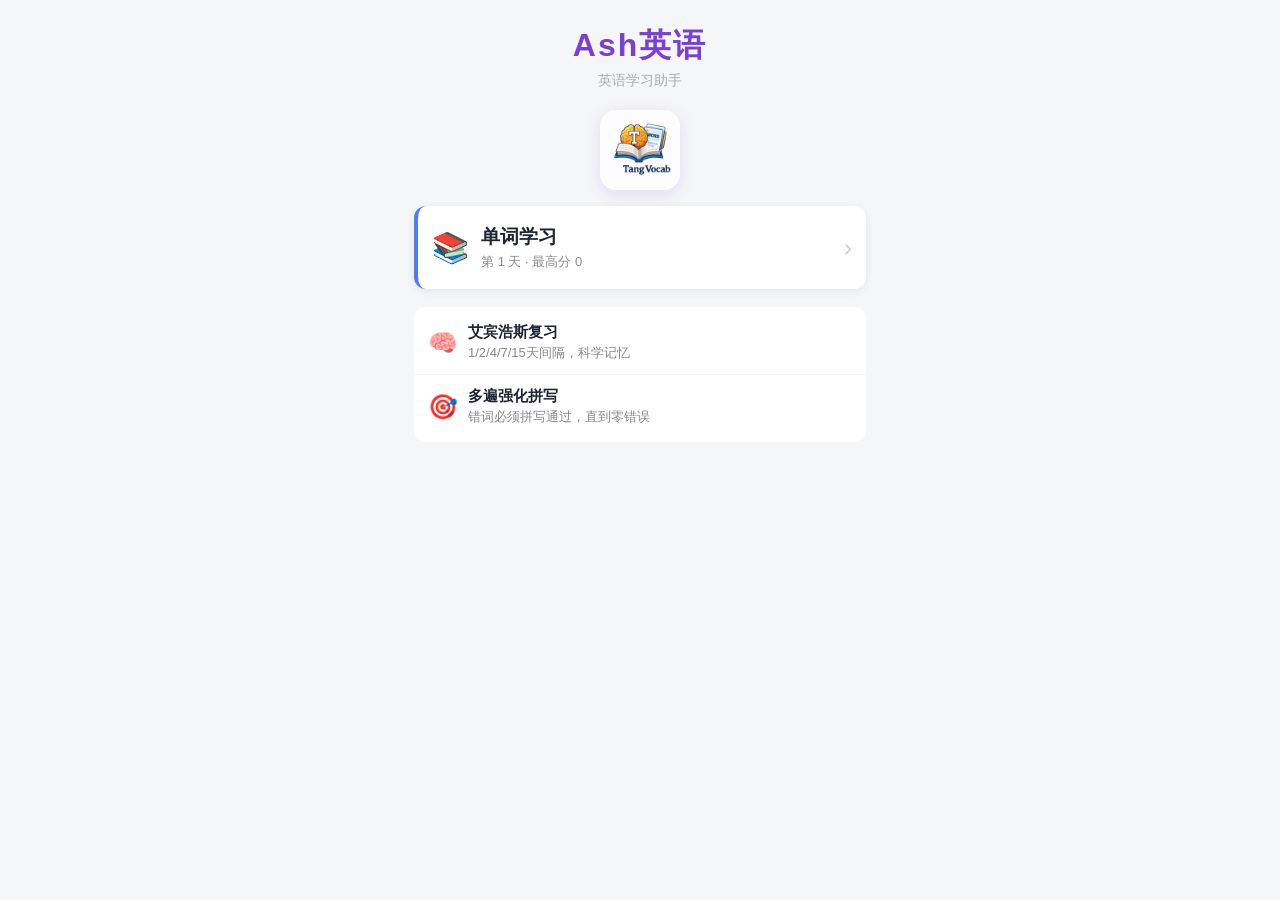
<file: index.html>
<!DOCTYPE html>
<html lang="zh-CN">
<head>
<meta charset="UTF-8" />
<meta name="viewport" content="width=device-width, initial-scale=1.0, maximum-scale=1.0, user-scalable=no" />
<title>Ash英语</title>
<link rel="icon" href="assets/logo.jpg" />
<link rel="stylesheet" href="style.css" />
</head>
<body>

<!-- ===================== 首页 ===================== -->
<div id="view-home" class="page">
  <div class="topbar">
    <div class="title">Ash英语</div>
    <div class="subtitle">英语学习助手</div>
  </div>

  <div class="logo-card">
    <img class="logo" src="assets/logo.jpg" alt="logo" />
  </div>

  <div class="entry-cards">
    <div class="entry-card words-card" id="btn-go-words">
      <div class="entry-icon">📚</div>
      <div class="entry-info">
        <div class="entry-name">单词学习</div>
        <div class="entry-desc">第 <span id="home-day-number">1</span> 天 · 最高分 <span id="home-high-score">0</span></div>
      </div>
      <div class="entry-arrow">&rsaquo;</div>
    </div>
  </div>

  <div class="features">
    <div class="feature-item">
      <div class="fi-icon">🧠</div>
      <div class="fi-info">
        <div class="fi-title">艾宾浩斯复习</div>
        <div class="fi-desc">1/2/4/7/15天间隔，科学记忆</div>
      </div>
    </div>
    <div class="feature-item">
      <div class="fi-icon">🎯</div>
      <div class="fi-info">
        <div class="fi-title">多遍强化拼写</div>
        <div class="fi-desc">错词必须拼写通过，直到零错误</div>
      </div>
    </div>
  </div>
</div>

<!-- ===================== 单词学习 ===================== -->
<div id="view-words" class="page" style="display:none;">

  <!-- ===== 介绍/选模式页 ===== -->
  <div id="words-intro" class="words-sub">
    <div class="topbar"><div class="title">单词学习</div></div>
    <div class="day-badge">第 <span id="intro-day-number">1</span> 天 · 艾宾浩斯计划</div>

    <div class="mode-cards">
      <div class="mode-card" id="btn-start-card">
        <div class="mode-icon">📇</div>
        <div class="mode-name">普通翻卡</div>
        <div class="mode-desc">看中文翻牌认识英文</div>
      </div>
      <div class="mode-card" id="btn-start-dictation">
        <div class="mode-icon">✍️</div>
        <div class="mode-name">听写模式</div>
        <div class="mode-desc">先输入拼写再翻卡</div>
      </div>
      <div class="mode-card" id="btn-start-spelling">
        <div class="mode-icon">🎯</div>
        <div class="mode-name">拼写模式</div>
        <div class="mode-desc">拼对=认识，拼错=不认识</div>
      </div>
    </div>

    <div class="stat-row">
      <div class="stat-box"><div class="s-label">最高分</div><div class="s-val" id="intro-high-score">0</div></div>
      <div class="stat-box"><div class="s-label">今天第几天</div><div class="s-val" id="intro-day-number2">1</div></div>
    </div>

    <div class="tool-list">
      <div class="tool-item" id="tool-select-day">📅 选择学习天数</div>
      <div class="tool-item" id="tool-show-stats">📊 学习统计</div>
      <div class="tool-item" id="tool-show-learned">📚 已学习单词</div>
      <div class="tool-item" id="tool-show-favorites">⭐ 收藏单词</div>
      <div class="tool-item" id="tool-favorite-drill">⭐ 练收藏词</div>
      <div class="tool-item" id="tool-wrong-drill">🔁 错词重练</div>
      <div class="tool-item" id="tool-show-tomorrow">🔭 明日计划</div>
      <div class="tool-item" id="tool-show-mastered">✅ 已掌握管理</div>
      <div class="tool-item" id="tool-show-wordpool">🗑️ 词库管理（删除已会词）</div>
      <div class="tool-item" id="tool-show-customwords">📝 自定义单词表</div>
    </div>

    <div class="tool-list" style="margin-top:16px;">
      <div class="tool-item" id="btn-back-home">⬅ 返回首页</div>
    </div>
  </div>

  <!-- ===== 游戏页 ===== -->
  <div id="words-game" class="words-sub" style="display:none;">
    <div class="game-header">
      <div class="hstat"><div class="hl">分数</div><div class="hv" id="g-score">0</div></div>
      <div class="hstat"><div class="hl">最高</div><div class="hv" id="g-high">0</div></div>
      <div class="hstat"><div class="hl">连击</div><div class="hv" id="g-streak">0</div></div>
      <div class="hstat"><div class="hl">剩余</div><div class="hv" id="g-remain">0</div></div>
    </div>

    <div class="mode-bar">
      <div class="mode-text" id="g-modeinfo"></div>
      <div class="progress-text" id="g-progress">0/0</div>
    </div>

    <div class="word-card" id="g-wordcard">
      <div class="prompt-text" id="g-prompt"></div>
      <div class="answer-text" id="g-answer" style="display:none;"></div>
      <div class="answer-placeholder" id="g-answer-placeholder">（点翻卡查看）</div>
      <div class="memory-tip-box" id="g-tipbox" style="display:none;">
        <div class="memory-tip-label" id="g-tip-label"></div>
        <div class="memory-tip-text" id="g-tip-sentence"></div>
        <div class="memory-tip-text" id="g-tip-sentencezh"></div>
      </div>
    </div>

    <div class="spell-box" id="g-spellbox" style="display:none;">
      <input class="spell-input" id="g-input" placeholder="输入英文拼写" autocomplete="off" autocorrect="off" autocapitalize="none" />
      <button class="btn-check" id="g-btn-check">提交</button>
      <div class="spell-result" id="g-inputresult" style="display:none;"></div>
      <div class="btn-confirm-wrong" id="g-btn-confirm-wrong" style="display:none;">
        <span class="confirm-wrong-icon">👆</span>
        <span class="confirm-wrong-text">我记住了，下一个</span>
      </div>
    </div>

    <button class="btn-flip" id="g-btn-flip">翻卡</button>

    <div class="judge-row">
      <button class="btn-know" id="g-btn-know" disabled>✅ 认识</button>
      <button class="btn-dont" id="g-btn-dont" disabled>❌ 不认识</button>
    </div>

    <div class="aux-row">
      <div class="aux-btn" id="g-btn-fav">☆ 收藏</div>
      <div class="aux-btn" id="g-btn-delete">🗑️ 删除</div>
      <div class="aux-btn" id="g-btn-speak">🔊 发音</div>
    </div>

    <div class="tools-toggle" id="g-tools-toggle">⚙️ 工具 ▼</div>
    <div class="tools-panel" id="g-tools-panel" style="display:none;">
      <div class="tool-item" id="g-tool-stats">📊 学习统计</div>
      <div class="tool-item" id="g-tool-learned">📚 已学习单词</div>
      <div class="tool-item" id="g-tool-favorites">⭐ 收藏单词</div>
      <div class="tool-item" id="g-tool-favoritedrill">⭐ 练收藏词</div>
      <div class="tool-item" id="g-tool-wrongdrill">🔁 错词重练</div>
      <div class="tool-item" id="g-tool-tomorrow">🔭 明日计划</div>
      <div class="tool-item" id="g-tool-mastered">✅ 已掌握管理</div>
      <div class="tool-item" id="g-tool-selectday">📅 切换天数</div>
      <div class="tool-item" id="g-tool-autospeak">🔊 自动发音：开</div>
    </div>
  </div>

  <!-- ===== 结算页 ===== -->
  <div id="words-result" class="words-sub result-page" style="display:none;">
    <div class="result-title" id="r-title">✅ 完成今日任务</div>
    <div class="result-grid">
      <div class="rg-item"><div class="rl">本局得分</div><div class="rv accent" id="r-score">0</div></div>
      <div class="rg-item"><div class="rl">历史最高</div><div class="rv" id="r-high">0</div></div>
      <div class="rg-item"><div class="rl">认识</div><div class="rv green" id="r-know">0</div></div>
      <div class="rg-item"><div class="rl">不认识</div><div class="rv red" id="r-dont">0</div></div>
      <div class="rg-item"><div class="rl">最高连击</div><div class="rv" id="r-streak">0</div></div>
      <div class="rg-item"><div class="rl">总练习次数</div><div class="rv" id="r-runs">0</div></div>
    </div>
    <button class="btn-primary" id="r-btn-restart">再来一轮</button>
    <button class="btn-secondary" id="r-btn-replaywrong" style="display:none;">练错词</button>
    <button class="btn-secondary" id="r-btn-backintro">返回首页</button>
  </div>

  <!-- ===== 已掌握管理 ===== -->
  <div id="words-mastered" class="words-sub list-page" style="display:none;">
    <div class="list-header">
      <div class="list-title">已掌握词（<span id="mastered-count">0</span>）</div>
      <div class="back-btn" data-back="intro">← 返回</div>
    </div>
    <div class="empty-tip" id="mastered-empty" style="display:none;">暂无已掌握词</div>
    <div id="mastered-list"></div>
  </div>

  <!-- ===== 收藏单词 ===== -->
  <div id="words-favorites" class="words-sub list-page" style="display:none;">
    <div class="list-header">
      <div class="list-title">收藏单词（<span id="favorites-count">0</span>）</div>
      <div class="back-btn" data-back="intro">← 返回</div>
    </div>
    <button class="btn-primary" id="favorites-drill-btn" style="display:none;">开始练收藏词</button>
    <div class="empty-tip" id="favorites-empty" style="display:none;">暂无收藏单词</div>
    <div id="favorites-list"></div>
  </div>

  <!-- ===== 已学习单词 ===== -->
  <div id="words-learned" class="words-sub list-page" style="display:none;">
    <div class="list-header">
      <div class="list-title">已学习单词（<span id="learned-count">0</span>）</div>
      <div class="back-btn" data-back="intro">← 返回</div>
    </div>
    <div class="empty-tip" id="learned-empty" style="display:none;">暂时还没有已学习单词</div>
    <div id="learned-list"></div>
  </div>

  <!-- ===== 学习统计 ===== -->
  <div id="words-stats" class="words-sub list-page" style="display:none;">
    <div class="list-header">
      <div class="list-title">学习统计</div>
      <div class="back-btn" data-back="intro">← 返回</div>
    </div>
    <div class="result-grid stats-grid">
      <div class="rg-item"><div class="rl">总练习次数</div><div class="rv accent" id="stats-runs">0</div></div>
      <div class="rg-item"><div class="rl">最高分</div><div class="rv" id="stats-high">0</div></div>
      <div class="rg-item"><div class="rl">已学习单词</div><div class="rv" id="stats-learned">0</div></div>
      <div class="rg-item"><div class="rl">已掌握词</div><div class="rv green" id="stats-mastered">0</div></div>
      <div class="rg-item"><div class="rl">收藏词数</div><div class="rv" id="stats-fav">0</div></div>
      <div class="rg-item"><div class="rl">当前天数</div><div class="rv" id="stats-day">1</div></div>
    </div>
  </div>

  <!-- ===== 明日计划 ===== -->
  <div id="words-tomorrow" class="words-sub list-page" style="display:none;">
    <div class="list-header">
      <div class="list-title">明日计划</div>
      <div class="back-btn" data-back="intro">← 返回</div>
    </div>
    <div class="plan-section">
      <div class="plan-label">🆕 明日新词（<span id="tomorrow-new-count">0</span>）</div>
      <div id="tomorrow-new-list"></div>
    </div>
    <div class="plan-section">
      <div class="plan-label">🔁 明日复习（<span id="tomorrow-review-count">0</span>）</div>
      <div id="tomorrow-review-list"></div>
    </div>
  </div>

  <!-- ===== 词库管理 ===== -->
  <div id="words-wordpool" class="words-sub list-page" style="display:none;">
    <div class="list-header">
      <div class="list-title">词库管理（<span id="wordpool-active-count">0</span>/<span id="wordpool-total">0</span>）</div>
      <div class="back-btn" data-back="intro">← 返回</div>
    </div>
    <div class="search-box">
      <input class="search-input" id="wordpool-search" placeholder="搜索单词（英文或中文）..." />
    </div>
    <div class="wordpool-toggle">
      <div class="wpt-tab active" id="wpt-all" data-filter="all">全部</div>
      <div class="wpt-tab" id="wpt-active" data-filter="active">学习中</div>
      <div class="wpt-tab" id="wpt-deleted" data-filter="deleted">已删除</div>
    </div>
    <div class="empty-tip" id="wordpool-empty" style="display:none;">没有匹配的单词</div>
    <div id="wordpool-list"></div>
  </div>

  <!-- ===== 自定义单词表 ===== -->
  <div id="words-customwords" class="words-sub list-page" style="display:none;">
    <div class="list-header">
      <div class="list-title">自定义单词表（<span id="custom-count">0</span>）</div>
      <div class="back-btn" data-back="intro">← 返回</div>
    </div>
    <div class="custom-add-box">
      <div class="custom-add-title">添加单词</div>
      <div class="custom-add-row">
        <input class="custom-input-en" id="custom-en" placeholder="英文" />
        <input class="custom-input-zh" id="custom-zh" placeholder="中文释义" />
        <button class="custom-btn-add" id="custom-btn-add" disabled>添加</button>
      </div>
    </div>
    <div class="custom-add-box">
      <div class="custom-add-title">批量导入（每行格式：英文 中文）</div>
      <textarea class="custom-textarea" id="custom-batch" placeholder="apple 苹果&#10;hello 你好&#10;goodbye 再见" maxlength="5000"></textarea>
      <button class="btn-primary" id="custom-btn-import" disabled>批量导入</button>
    </div>
    <div class="empty-tip" id="custom-empty" style="display:none;">暂无自定义单词</div>
    <div id="custom-list"></div>
  </div>

</div>

<!-- 提示 toast -->
<div id="toast" class="toast" style="display:none;"></div>

<!-- 简易模态弹窗（替代 wx.showModal / showToast 的输入框场景） -->
<div id="modal-overlay" class="modal-overlay" style="display:none;">
  <div class="modal-box">
    <div class="modal-title" id="modal-title"></div>
    <div class="modal-content" id="modal-content"></div>
    <input class="modal-input" id="modal-input" style="display:none;" />
    <div class="modal-actions">
      <button class="modal-btn modal-btn-cancel" id="modal-btn-cancel">取消</button>
      <button class="modal-btn modal-btn-confirm" id="modal-btn-confirm">确认</button>
    </div>
  </div>
</div>

<script src="words-data.js"></script>
<script src="app.js"></script>
<script src="words-game.js"></script>
</body>
</html>
</file>
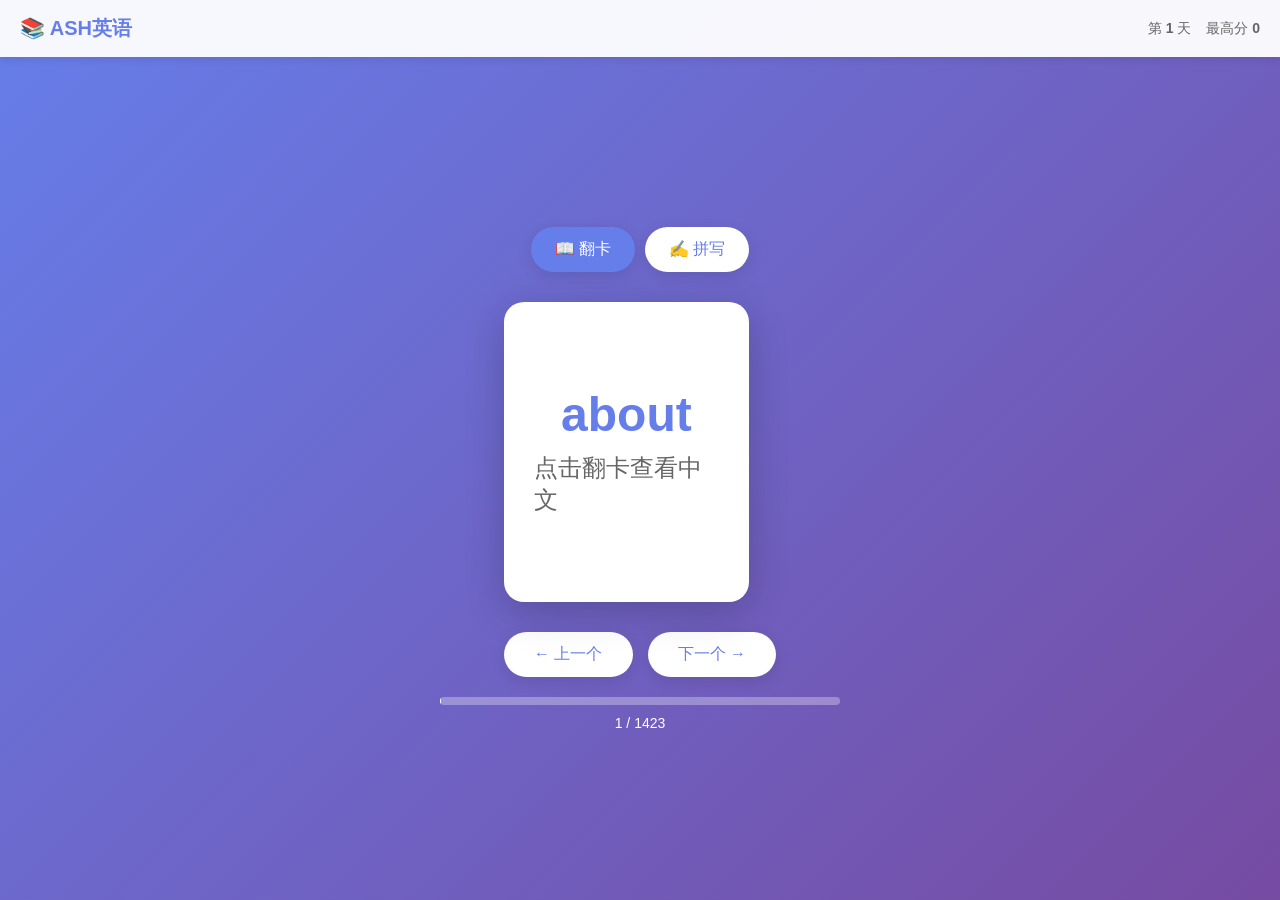
<file: docs/index.html>
<!DOCTYPE html>
<html lang="zh-CN">
<head>
  <meta charset="UTF-8">
  <meta name="viewport" content="width=device-width, initial-scale=1.0, maximum-scale=1.0, user-scalable=no">
  <title>ASH英语 - 单词学习</title>
  <style>
    * { margin: 0; padding: 0; box-sizing: border-box; }
    
    body {
      font-family: -apple-system, BlinkMacSystemFont, 'Segoe UI', Roboto, sans-serif;
      background: linear-gradient(135deg, #667eea 0%, #764ba2 100%);
      min-height: 100vh;
      display: flex;
      flex-direction: column;
      color: #333;
    }

    .header {
      background: rgba(255,255,255,0.95);
      padding: 15px 20px;
      display: flex;
      justify-content: space-between;
      align-items: center;
      box-shadow: 0 2px 10px rgba(0,0,0,0.1);
    }

    .header h1 {
      font-size: 20px;
      color: #667eea;
    }

    .stats {
      display: flex;
      gap: 15px;
      font-size: 14px;
      color: #666;
    }

    .main {
      flex: 1;
      display: flex;
      flex-direction: column;
      align-items: center;
      justify-content: center;
      padding: 20px;
    }

    .mode-selector {
      display: flex;
      gap: 10px;
      margin-bottom: 30px;
    }

    .mode-btn {
      padding: 12px 24px;
      border: none;
      border-radius: 25px;
      font-size: 16px;
      cursor: pointer;
      transition: all 0.3s;
      background: white;
      color: #667eea;
      box-shadow: 0 4px 15px rgba(0,0,0,0.1);
    }

    .mode-btn.active {
      background: #667eea;
      color: white;
    }

    .card-container {
      perspective: 1000px;
      width: 90%;
      max-width: 400px;
      height: 300px;
      margin-bottom: 30px;
    }

    .card {
      width: 100%;
      height: 100%;
      position: relative;
      transform-style: preserve-3d;
      transition: transform 0.6s;
      cursor: pointer;
    }

    .card.flipped {
      transform: rotateY(180deg);
    }

    .card-face {
      position: absolute;
      width: 100%;
      height: 100%;
      backface-visibility: hidden;
      border-radius: 20px;
      display: flex;
      flex-direction: column;
      align-items: center;
      justify-content: center;
      padding: 30px;
      box-shadow: 0 10px 40px rgba(0,0,0,0.2);
    }

    .card-front {
      background: white;
    }

    .card-back {
      background: linear-gradient(135deg, #667eea 0%, #764ba2 100%);
      color: white;
      transform: rotateY(180deg);
    }

    .word-en {
      font-size: 48px;
      font-weight: bold;
      margin-bottom: 10px;
      color: #667eea;
    }

    .card-back .word-en {
      color: white;
      font-size: 36px;
    }

    .word-zh {
      font-size: 24px;
      color: #666;
    }

    .card-back .word-zh {
      color: rgba(255,255,255,0.9);
      font-size: 20px;
    }

    .example-section {
      margin-top: 20px;
      text-align: left;
      width: 100%;
    }

    .example-pos {
      font-size: 14px;
      opacity: 0.8;
      margin-bottom: 8px;
    }

    .example-en {
      font-size: 16px;
      line-height: 1.5;
      margin-bottom: 8px;
      font-style: italic;
    }

    .example-zh {
      font-size: 14px;
      opacity: 0.9;
    }

    .controls {
      display: flex;
      gap: 15px;
      margin-top: 20px;
    }

    .ctrl-btn {
      padding: 12px 30px;
      border: none;
      border-radius: 25px;
      font-size: 16px;
      cursor: pointer;
      transition: all 0.3s;
      background: white;
      color: #667eea;
      box-shadow: 0 4px 15px rgba(0,0,0,0.1);
    }

    .ctrl-btn:active {
      transform: scale(0.95);
    }

    .spelling-mode {
      display: none;
      width: 90%;
      max-width: 400px;
    }

    .spelling-mode.active {
      display: block;
    }

    .flashcard-mode {
      display: none;
    }

    .flashcard-mode.active {
      display: block;
    }

    .spelling-input {
      width: 100%;
      padding: 15px;
      font-size: 24px;
      border: 2px solid #667eea;
      border-radius: 10px;
      text-align: center;
      margin-bottom: 20px;
      outline: none;
    }

    .spelling-input.correct {
      border-color: #4caf50;
      background: #e8f5e9;
    }

    .spelling-input.wrong {
      border-color: #f44336;
      background: #ffebee;
    }

    .hint-text {
      font-size: 18px;
      color: #666;
      margin-bottom: 20px;
      text-align: center;
    }

    .progress-bar {
      width: 90%;
      max-width: 400px;
      height: 8px;
      background: rgba(255,255,255,0.3);
      border-radius: 4px;
      margin-top: 20px;
      overflow: hidden;
    }

    .progress-fill {
      height: 100%;
      background: white;
      border-radius: 4px;
      transition: width 0.3s;
    }

    .progress-text {
      color: white;
      margin-top: 10px;
      font-size: 14px;
    }

    @media (max-width: 480px) {
      .word-en { font-size: 36px; }
      .card-container { height: 250px; }
    }
  </style>
</head>
<body>
  <div class="header">
    <h1>📚 ASH英语</h1>
    <div class="stats">
      <span>第 <strong id="dayNum">1</strong> 天</span>
      <span>最高分 <strong id="highScore">0</strong></span>
    </div>
  </div>

  <div class="main">
    <div class="mode-selector">
      <button class="mode-btn active" onclick="switchMode('flashcard')">📖 翻卡</button>
      <button class="mode-btn" onclick="switchMode('spelling')">✍️ 拼写</button>
    </div>

    <div class="flashcard-mode active">
      <div class="card-container">
        <div class="card" onclick="flipCard()">
          <div class="card-face card-front">
            <div class="word-en" id="frontWord">加载中...</div>
            <div class="word-zh" id="frontHint">点击翻卡查看中文</div>
          </div>
          <div class="card-face card-back">
            <div class="word-zh" id="backZh">中文</div>
            <div class="word-en" id="backEn">English</div>
            <div class="example-section">
              <div class="example-pos" id="examplePos"></div>
              <div class="example-en" id="exampleEn"></div>
              <div class="example-zh" id="exampleZh"></div>
            </div>
          </div>
        </div>
      </div>
      <div class="controls">
        <button class="ctrl-btn" onclick="prevWord()">← 上一个</button>
        <button class="ctrl-btn" onclick="nextWord()">下一个 →</button>
      </div>
    </div>

    <div class="spelling-mode">
      <div class="hint-text" id="spellingHint">请输入英文单词</div>
      <input type="text" class="spelling-input" id="spellingInput" 
             placeholder="输入英文..." 
             onkeypress="checkSpelling(event)"
             autocomplete="off">
      <div class="controls">
        <button class="ctrl-btn" onclick="nextWord()">下一个</button>
      </div>
    </div>

    <div class="progress-bar">
      <div class="progress-fill" id="progressFill"></div>
    </div>
    <div class="progress-text" id="progressText">0 / 0</div>
  </div>

  <script>
    // 词库数据（简化版，实际应从外部加载）
    let words = [];
    let currentIndex = 0;
    let currentMode = 'flashcard';
    let studiedToday = new Set();

    // 初始化
    async function init() {
      await loadWords();
      loadProgress();
      showWord();
    }

    // 加载词库
    async function loadWords() {
      try {
        const response = await fetch('../words/words.js');
        const text = await response.text();
        // 提取 JSON 数据
        const jsonStr = text.replace('module.exports = ', '');
        words = eval(jsonStr);
        console.log('加载了 ' + words.length + ' 个单词');
      } catch (e) {
        console.error('加载词库失败:', e);
        // 使用内置示例数据
        words = [
          {en: 'about', zh: '关于；大约', pos: 'prep.', example: 'It\'s about 5 o\'clock.', exampleZh: '现在大约5点钟。'},
          {en: 'above', zh: '在...上面', pos: 'prep.', example: 'The bird is flying above the tree.', exampleZh: '鸟儿在树上飞。'},
          {en: 'across', zh: '穿过；横过', pos: 'prep.', example: 'Walk across the street carefully.', exampleZh: '小心地过马路。'}
        ];
      }
    }

    // 加载进度
    function loadProgress() {
      const saved = localStorage.getItem('ash_english_progress');
      if (saved) {
        const data = JSON.parse(saved);
        currentIndex = data.currentIndex || 0;
        studiedToday = new Set(data.studiedToday || []);
      }
      updateStats();
    }

    // 保存进度
    function saveProgress() {
      const data = {
        currentIndex,
        studiedToday: Array.from(studiedToday),
        lastStudyDate: new Date().toDateString()
      };
      localStorage.setItem('ash_english_progress', JSON.stringify(data));
    }

    // 显示单词
    function showWord() {
      if (words.length === 0) return;
      
      const word = words[currentIndex];
      
      // 更新正面
      document.getElementById('frontWord').textContent = word.en;
      document.getElementById('frontHint').textContent = '点击翻卡查看中文';
      
      // 更新背面
      document.getElementById('backEn').textContent = word.en;
      document.getElementById('backZh').textContent = word.zh;
      
      // 更新例句
      if (word.pos && word.example) {
        document.getElementById('examplePos').textContent = word.pos;
        document.getElementById('exampleEn').textContent = word.example;
        document.getElementById('exampleZh').textContent = word.exampleZh;
      } else {
        document.getElementById('examplePos').textContent = '';
        document.getElementById('exampleEn').textContent = '';
        document.getElementById('exampleZh').textContent = '';
      }
      
      // 重置卡片状态
      document.querySelector('.card').classList.remove('flipped');
      
      // 更新进度
      updateProgress();
      saveProgress();
    }

    // 翻卡
    function flipCard() {
      document.querySelector('.card').classList.toggle('flipped');
    }

    // 上一个单词
    function prevWord() {
      currentIndex = (currentIndex - 1 + words.length) % words.length;
      showWord();
    }

    // 下一个单词
    function nextWord() {
      currentIndex = (currentIndex + 1) % words.length;
      studiedToday.add(currentIndex);
      showWord();
      
      // 清空拼写输入
      const input = document.getElementById('spellingInput');
      input.value = '';
      input.className = 'spelling-input';
      
      // 更新提示
      if (currentMode === 'spelling') {
        const word = words[currentIndex];
        document.getElementById('spellingHint').textContent = word.zh;
      }
    }

    // 切换模式
    function switchMode(mode) {
      currentMode = mode;
      
      // 更新按钮状态
      document.querySelectorAll('.mode-btn').forEach(btn => {
        btn.classList.remove('active');
      });
      event.target.classList.add('active');
      
      // 显示对应界面
      document.querySelector('.flashcard-mode').classList.remove('active');
      document.querySelector('.spelling-mode').classList.remove('active');
      document.querySelector('.' + mode + '-mode').classList.add('active');
      
      // 拼写模式初始化
      if (mode === 'spelling') {
        const word = words[currentIndex];
        document.getElementById('spellingHint').textContent = word.zh;
        document.getElementById('spellingInput').focus();
      }
    }

    // 检查拼写
    function checkSpelling(event) {
      if (event.key !== 'Enter') return;
      
      const input = document.getElementById('spellingInput');
      const userInput = input.value.trim().toLowerCase();
      const correctAnswer = words[currentIndex].en.toLowerCase();
      
      if (userInput === correctAnswer) {
        input.classList.add('correct');
        input.classList.remove('wrong');
        setTimeout(() => nextWord(), 500);
      } else {
        input.classList.add('wrong');
        input.classList.remove('correct');
        // 显示正确答案
        setTimeout(() => {
          input.value = correctAnswer;
          input.classList.remove('wrong');
          input.classList.add('correct');
          setTimeout(() => nextWord(), 800);
        }, 1000);
      }
    }

    // 更新统计
    function updateStats() {
      document.getElementById('dayNum').textContent = 
        localStorage.getItem('ash_english_day') || '1';
      document.getElementById('highScore').textContent = 
        localStorage.getItem('ash_english_high_score') || '0';
    }

    // 更新进度条
    function updateProgress() {
      const progress = ((currentIndex + 1) / words.length * 100).toFixed(1);
      document.getElementById('progressFill').style.width = progress + '%';
      document.getElementById('progressText').textContent = 
        `${currentIndex + 1} / ${words.length}`;
    }

    // 页面加载时初始化
    window.onload = init;
  </script>
</body>
</html>
</file>
<file: style.css>
* { box-sizing: border-box; }
html, body {
  margin: 0;
  padding: 0;
  background: #f5f6f8;
  font-family: -apple-system, BlinkMacSystemFont, "PingFang SC", "Microsoft YaHei", sans-serif;
  color: #1e2430;
}

.page {
  max-width: 480px;
  margin: 0 auto;
  min-height: 100vh;
  background: #f5f6f8;
  padding: 0 14px 50px;
  box-sizing: border-box;
}

button { font-family: inherit; cursor: pointer; }
input, textarea { font-family: inherit; }

/* === 顶部（首页） === */
.topbar { padding: 24px 0 10px; text-align: center; }
.title { font-size: 32px; font-weight: 900; color: #7a3fd4; letter-spacing: 2px; }
.subtitle { font-size: 14px; color: #aaa; margin-top: 4px; }

/* === Logo === */
.logo-card { display: flex; justify-content: center; margin: 10px 0 16px; }
.logo { width: 80px; height: 80px; border-radius: 16px; box-shadow: 0 4px 16px rgba(122,63,212,0.15); object-fit: cover; }

/* === 入口卡片 === */
.entry-cards { display: flex; flex-direction: column; gap: 10px; margin-bottom: 18px; }
.entry-card { display: flex; align-items: center; background: #fff; border-radius: 12px; padding: 18px 14px; box-shadow: 0 2px 10px rgba(0,0,0,0.07); gap: 12px; cursor: pointer; }
.words-card { border-left: 4px solid #4f7df0; }
.entry-icon { font-size: 30px; }
.entry-info { flex: 1; }
.entry-name { font-size: 19px; font-weight: 700; color: #1e2430; }
.entry-desc { font-size: 13px; color: #888; margin-top: 3px; }
.entry-arrow { font-size: 24px; color: #ccc; }

/* === 特色介绍 === */
.features { background: #fff; border-radius: 12px; padding: 4px 0; }
.feature-item { display: flex; align-items: center; gap: 10px; padding: 12px 14px; border-bottom: 1px solid #f3f4f6; }
.feature-item:last-child { border-bottom: none; }
.fi-icon { font-size: 24px; }
.fi-info { flex: 1; }
.fi-title { font-size: 15px; font-weight: 600; color: #1e2430; }
.fi-desc { font-size: 13px; color: #888; margin-top: 2px; }

/* === 单词页通用 === */
.words-sub { padding-top: 4px; }
.day-badge { text-align: center; font-size: 14px; color: #888; margin-bottom: 12px; }

/* === 模式选择卡 === */
.mode-cards { display: flex; gap: 8px; margin-bottom: 12px; }
.mode-card { flex: 1; background: #fff; border-radius: 10px; padding: 14px 6px; text-align: center; box-shadow: 0 1px 5px rgba(0,0,0,0.06); display: flex; flex-direction: column; gap: 4px; cursor: pointer; }
.mode-icon { font-size: 24px; }
.mode-name { font-size: 15px; font-weight: 700; color: #1e2430; }
.mode-desc { font-size: 12px; color: #888; }

/* === 统计栏 === */
.stat-row { display: flex; gap: 8px; margin-bottom: 10px; }
.stat-box { flex: 1; background: #f2f4f7; border-radius: 9px; padding: 11px 0; text-align: center; }
.s-label { font-size: 13px; color: #888; }
.s-val { font-size: 22px; font-weight: 700; color: #111; margin-top: 2px; }

/* === 工具列表 === */
.tool-list { background: #fff; border-radius: 10px; overflow: hidden; }
.tool-item { padding: 14px 16px; font-size: 15px; color: #2a3040; border-bottom: 1px solid #f0f0f0; cursor: pointer; }
.tool-item:last-child { border-bottom: none; }
.tool-item.on { color: #7a3fd4; font-weight: 600; }

/* === 游戏头部 === */
.game-header { display: flex; justify-content: space-between; padding: 10px 0 6px; }
.hstat { flex: 1; text-align: center; }
.hl { font-size: 12px; color: #888; }
.hv { font-size: 20px; font-weight: 700; color: #111; }

.mode-bar { display: flex; justify-content: space-between; align-items: center; margin-bottom: 6px; }
.mode-text { font-size: 13px; color: #7a3fd4; }
.progress-text { font-size: 13px; color: #888; }

/* === 单词卡 === */
.word-card { min-height: 170px; background: #fff; border-radius: 12px; border: 1px solid #e8ebf0; display: flex; flex-direction: column; align-items: center; justify-content: center; padding: 20px; margin-bottom: 10px; box-shadow: 0 2px 10px rgba(0,0,0,0.06); transition: border-color 0.2s; text-align: center; }
.word-card.revealed { border-color: #a5d6a7; }
.prompt-text { font-size: 30px; font-weight: 700; color: #0f1522; }
.answer-text { font-size: 26px; font-weight: 600; color: #2360a8; margin-top: 12px; }
.answer-placeholder { font-size: 16px; color: #ccc; margin-top: 12px; }

/* === 记忆技巧 === */
.memory-tip-box { width: 100%; margin-top: 14px; background: linear-gradient(135deg, #f0f7ff, #e8f5e9); border-radius: 8px; padding: 10px 12px; border-left: 3px solid #7a3fd4; box-sizing: border-box; text-align: left; }
.memory-tip-label { font-size: 12px; font-weight: 700; color: #7a3fd4; margin-bottom: 4px; letter-spacing: 0.5px; }
.memory-tip-text { font-size: 14px; color: #2a3040; line-height: 1.7; }

/* === 拼写输入 === */
.spell-box { background: #fff; border-radius: 9px; padding: 10px 12px; margin-bottom: 8px; border: 1px solid #e0e4ea; }
.spell-input { width: 100%; height: 36px; font-size: 16px; border: none; border-bottom: 1px solid #e0e4ea; padding: 0 4px; outline: none; background: transparent; }
.btn-check { margin-top: 8px; height: 36px; display: flex; align-items: center; justify-content: center; background: #f0f4ff; color: #4f7df0; border-radius: 7px; font-size: 15px; font-weight: 600; border: none; width: 100%; padding: 0; }
.btn-check[disabled] { opacity: 0.35; cursor: not-allowed; }
.spell-result { margin-top: 6px; font-size: 14px; color: #555; text-align: center; }
.spell-result-wrong { color: #ef5350; font-size: 15px; font-weight: 600; }

/* 拼写错误确认按钮 */
.btn-confirm-wrong { margin-top: 10px; height: 40px; display: flex; align-items: center; justify-content: center; gap: 6px; background: linear-gradient(135deg, #ff7043, #ef5350); color: #fff; border-radius: 9px; font-size: 15px; font-weight: 700; border: none; animation: pulse 0.8s ease-in-out infinite alternate; cursor: pointer; }
.confirm-wrong-icon { font-size: 18px; }
.confirm-wrong-text { font-size: 15px; font-weight: 700; }
@keyframes pulse { from { opacity: 0.85; transform: scale(0.98); } to { opacity: 1; transform: scale(1.01); } }

/* === 按钮 === */
.btn-flip { width: 100%; height: 45px; display: flex; align-items: center; justify-content: center; background: #4f7df0; color: #fff; border-radius: 11px; font-size: 17px; font-weight: 700; border: none; margin-bottom: 9px; padding: 0; }
.btn-flip[disabled] { background: #b0bec5; cursor: not-allowed; }

.judge-row { display: flex; gap: 10px; margin-bottom: 9px; }
.btn-know { flex: 1; height: 45px; display: flex; align-items: center; justify-content: center; background: #4caf50; color: #fff; border-radius: 11px; font-size: 16px; font-weight: 700; border: none; padding: 0; }
.btn-dont { flex: 1; height: 45px; display: flex; align-items: center; justify-content: center; background: #ef5350; color: #fff; border-radius: 11px; font-size: 16px; font-weight: 700; border: none; padding: 0; }
.btn-know[disabled], .btn-dont[disabled] { opacity: 0.35; cursor: not-allowed; }

/* === 辅助工具行 === */
.aux-row { display: flex; gap: 6px; margin-bottom: 8px; flex-wrap: wrap; }
.aux-btn { flex: 1; min-width: 90px; height: 30px; display: flex; align-items: center; justify-content: center; background: #f5f6f8; border-radius: 15px; font-size: 13px; color: #555; text-align: center; border: 1px solid #e0e4ea; cursor: pointer; }
.aux-btn.on { background: #fff3cd; color: #b8860b; border-color: #ffe082; }

/* === 折叠工具 === */
.tools-toggle { text-align: center; padding: 7px; font-size: 14px; color: #7a3fd4; cursor: pointer; }
.tools-panel { background: #fff; border-radius: 10px; overflow: hidden; margin-top: 4px; }

/* === 结算页 === */
.result-page { padding: 20px 0; }
.result-title { font-size: 24px; font-weight: 800; color: #7a3fd4; text-align: center; margin-bottom: 16px; }
.result-grid { display: flex; flex-wrap: wrap; gap: 8px; margin-bottom: 16px; }
.rg-item { width: calc(50% - 4px); background: #fff; border-radius: 9px; padding: 12px; text-align: center; box-sizing: border-box; }
.rl { font-size: 13px; color: #888; margin-bottom: 3px; }
.rv { font-size: 22px; font-weight: 700; color: #111; }
.rv.accent { color: #7a3fd4; }
.rv.green { color: #4caf50; }
.rv.red { color: #ef5350; }

.btn-primary { width: 100%; height: 44px; display: flex; align-items: center; justify-content: center; background: #7a3fd4; color: #fff; border-radius: 11px; font-size: 17px; font-weight: 700; border: none; margin-bottom: 8px; padding: 0; }
.btn-primary[disabled] { background: #ccc; cursor: not-allowed; }
.btn-secondary { width: 100%; height: 40px; display: flex; align-items: center; justify-content: center; background: #fff; color: #555; border-radius: 11px; font-size: 15px; border: 1px solid #dde2e8; margin-bottom: 7px; padding: 0; }

/* === 列表页 === */
.list-page { padding: 0; }
.list-header { display: flex; justify-content: space-between; align-items: center; padding: 12px 0 8px; }
.list-title { font-size: 18px; font-weight: 700; color: #1e2430; }
.back-btn { font-size: 14px; color: #7a3fd4; cursor: pointer; }
.empty-tip { text-align: center; color: #aaa; padding: 30px; font-size: 15px; }
.word-list-item { display: flex; align-items: center; background: #fff; border-radius: 8px; padding: 10px 12px; margin-bottom: 6px; }
.wli-left { flex: 1; }
.wli-zh { font-size: 15px; color: #444; }
.wli-en { font-size: 16px; font-weight: 600; color: #2360a8; margin-top: 2px; }
.wli-btn { min-width: 50px; height: 28px; display: flex; align-items: center; justify-content: center; background: #fde8e8; color: #c62828; border-radius: 7px; font-size: 13px; border: none; padding: 0 8px; }
.wli-btn.wli-btn-restore { background: #e8f5e9; color: #2e7d32; }

/* === 明日计划 === */
.plan-section { margin-bottom: 14px; }
.plan-label { font-size: 15px; font-weight: 600; color: #7a3fd4; margin-bottom: 6px; padding: 4px 0; }

.stats-grid { margin-top: 4px; }

/* === 词库管理 === */
.search-box { padding: 4px 0 8px; }
.search-input { width: 100%; height: 36px; background: #f2f4f7; border-radius: 8px; padding: 0 12px; font-size: 14px; color: #333; box-sizing: border-box; border: none; outline: none; }

.wordpool-toggle { display: flex; gap: 6px; margin-bottom: 8px; }
.wpt-tab { flex: 1; text-align: center; padding: 7px 0; background: #f2f4f7; border-radius: 7px; font-size: 13px; color: #666; cursor: pointer; }
.wpt-tab.active { background: #7a3fd4; color: #fff; font-weight: 600; }

/* === 自定义单词表 === */
.custom-add-box { background: #fff; border-radius: 8px; padding: 10px 12px; margin-bottom: 8px; }
.custom-add-title { font-size: 14px; font-weight: 600; color: #333; margin-bottom: 7px; }

.custom-add-row { display: flex; gap: 6px; align-items: center; }
.custom-input-en { flex: 1; height: 34px; background: #f2f4f7; border-radius: 6px; padding: 0 8px; font-size: 14px; border: none; outline: none; }
.custom-input-zh { flex: 1; height: 34px; background: #f2f4f7; border-radius: 6px; padding: 0 8px; font-size: 14px; border: none; outline: none; }
.custom-btn-add { min-width: 55px; height: 34px; display: flex; align-items: center; justify-content: center; background: #7a3fd4; color: #fff; border-radius: 6px; font-size: 14px; font-weight: 600; border: none; padding: 0; }
.custom-btn-add[disabled] { background: #ccc; cursor: not-allowed; }

.custom-textarea { width: 100%; min-height: 70px; background: #f2f4f7; border-radius: 6px; padding: 8px; font-size: 13px; line-height: 1.8; color: #333; box-sizing: border-box; margin-top: 6px; margin-bottom: 8px; border: none; outline: none; resize: vertical; }

.wli-custom-tag { display: inline-block; margin-left: 4px; padding: 1px 5px; background: #e8f5e9; color: #388e3c; border-radius: 4px; font-size: 11px; font-weight: 600; vertical-align: middle; }

/* === toast === */
.toast {
  position: fixed; left: 50%; top: 50%; transform: translate(-50%, -50%);
  background: rgba(0,0,0,0.78); color: #fff; padding: 10px 18px; border-radius: 8px;
  font-size: 14px; z-index: 9999; max-width: 80vw; text-align: center;
}

/* === modal === */
.modal-overlay {
  position: fixed; inset: 0; background: rgba(0,0,0,0.4);
  display: flex; align-items: center; justify-content: center; z-index: 9998;
}
.modal-box { background: #fff; border-radius: 12px; padding: 20px; width: 80%; max-width: 320px; box-sizing: border-box; }
.modal-title { font-size: 17px; font-weight: 700; margin-bottom: 10px; color: #1e2430; }
.modal-content { font-size: 14px; color: #555; white-space: pre-wrap; margin-bottom: 12px; line-height: 1.6; }
.modal-input { width: 100%; height: 38px; border: 1px solid #ddd; border-radius: 8px; padding: 0 10px; font-size: 15px; margin-bottom: 12px; box-sizing: border-box; outline: none; }
.modal-actions { display: flex; gap: 10px; }
.modal-btn { flex: 1; height: 40px; border-radius: 8px; border: none; font-size: 15px; font-weight: 600; }
.modal-btn-cancel { background: #f2f4f7; color: #555; }
.modal-btn-confirm { background: #7a3fd4; color: #fff; }
</file>
